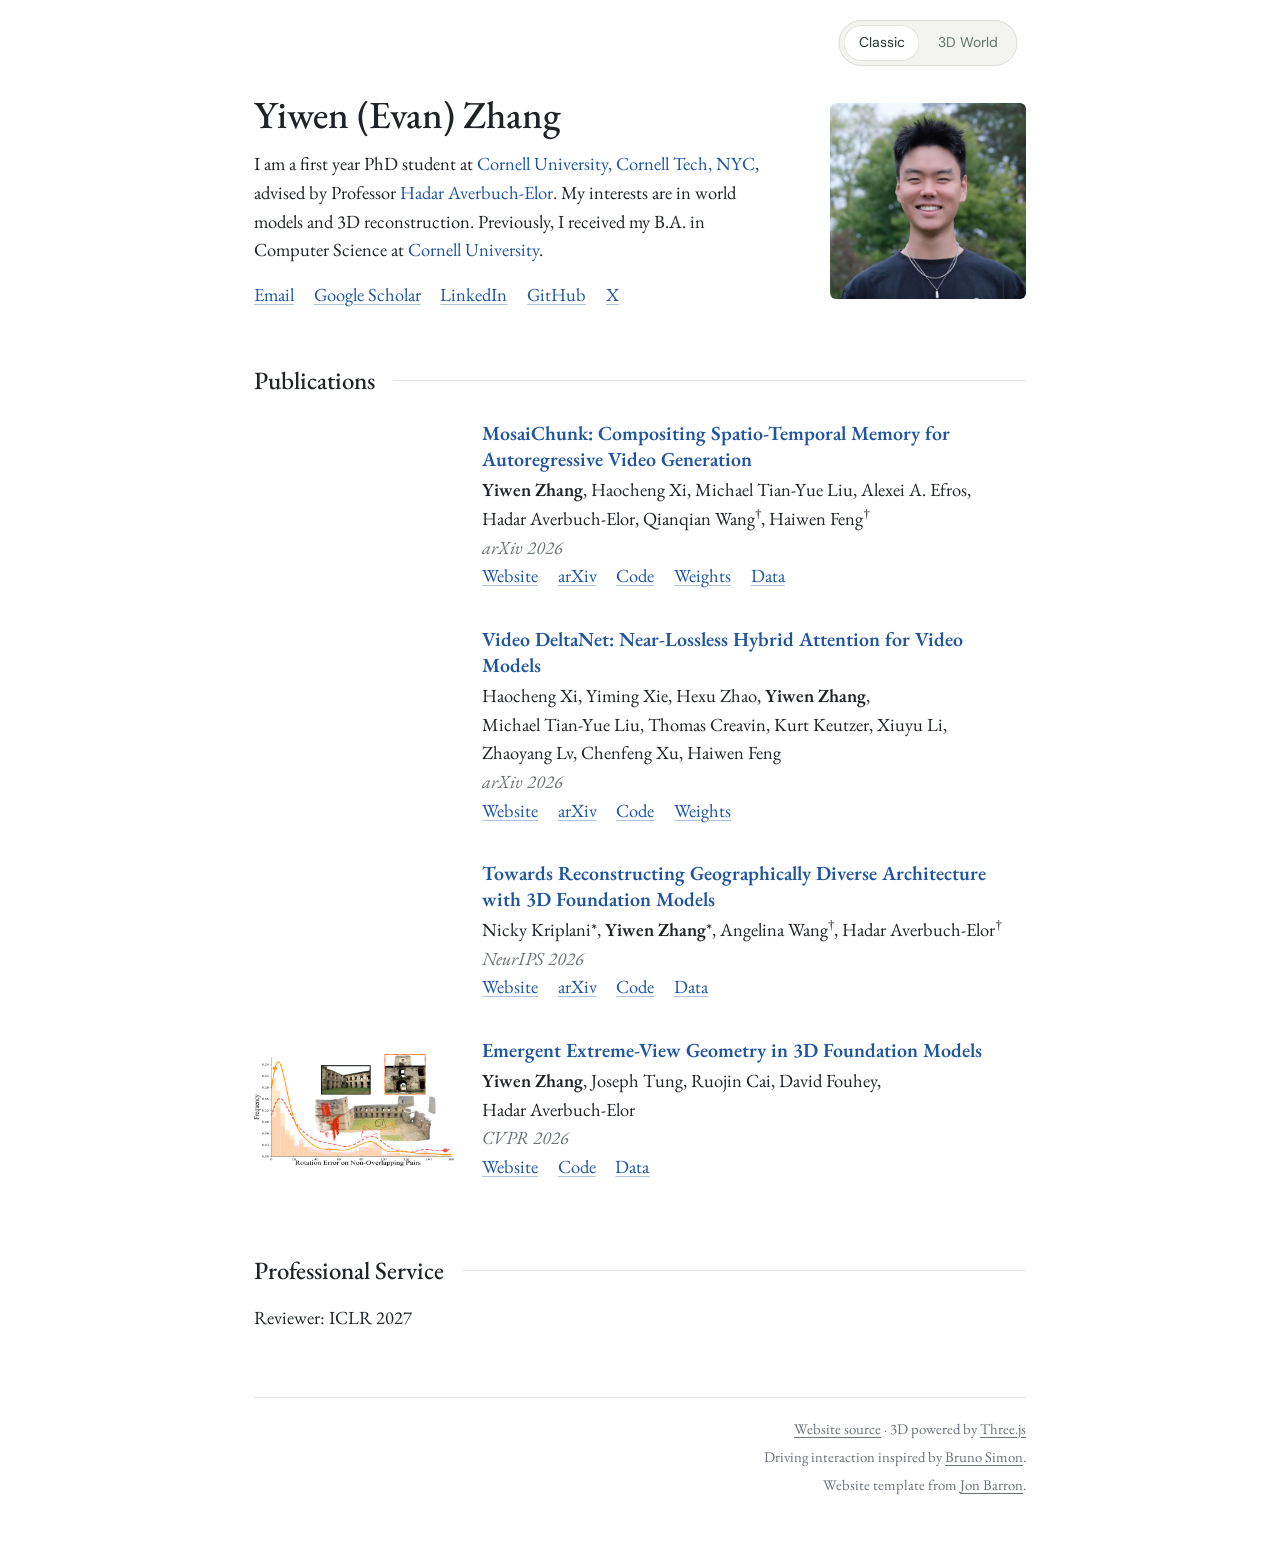
<file: index.html>
<!DOCTYPE HTML>
<html lang="en">
  <head>
    <meta http-equiv="Content-Type" content="text/html; charset=UTF-8">
    <title>Yiwen (Evan) Zhang</title>
    <meta name="author" content="Yiwen (Evan) Zhang">
    <meta name="description" content="Yiwen (Evan) Zhang — first year CS PhD student at Cornell Tech, NYC. World models and 3D reconstruction.">
    <meta name="viewport" content="width=device-width, initial-scale=1">

    <link rel="icon" type="image/png" href="favicon.png">
    <link rel="apple-touch-icon" href="apple-touch-icon.png">
    <link rel="stylesheet" href="assets/fonts/fonts.css?v=20261019-local-fonts">
    <link rel="stylesheet" type="text/css" href="stylesheet.css?v=20261019-light-switch">
  </head>

  <body>
    <main class="page">
      <nav class="view-switch" aria-label="Website view">
        <a href="./" class="active" aria-current="page">Classic</a>
        <a href="world.html">3D World</a>
      </nav>

      <header class="intro">
        <div class="intro-text">
          <h1 class="name">Yiwen (Evan) Zhang</h1>
          <p class="bio">
            I am a first year PhD student at <a href="https://tech.cornell.edu/">Cornell University, Cornell Tech, NYC</a>,
            advised by Professor <a href="https://www.hadarelor.com/">Hadar Averbuch-Elor</a>.
            My interests are in world models and 3D reconstruction.
            Previously, I received my B.A. in Computer Science at <a href="https://www.cs.cornell.edu/">Cornell University</a>.
          </p>
          <p class="links">
            <a href="mailto:yz864@cornell.edu">Email</a>
            <a href="https://scholar.google.com/citations?user=p6MVUIkAAAAJ&hl=en&oi=sra">Google Scholar</a>
            <a href="https://www.linkedin.com/in/yiwen-zhang-b76138265">LinkedIn</a>
            <a href="https://github.com/theREALevan">GitHub</a>
            <a href="https://x.com/YiwenZhangYZ">X</a>
          </p>
        </div>
        <img class="portrait" src="images/avatar_new.png" alt="Yiwen (Evan) Zhang">
      </header>

      <section>
        <h2>Publications</h2>

        <div class="paper">
          <a class="paper-media" href="https://mosaichunk.github.io/">
            <video src="images/mosaichunk.mp4" autoplay muted loop playsinline preload="metadata" aria-label="MosaiChunk teaser"></video>
          </a>
          <div class="paper-info">
            <a class="paper-title" href="https://mosaichunk.github.io/">MosaiChunk: Compositing Spatio-Temporal Memory for Autoregressive Video Generation</a>
            <div class="authors">
              <strong>Yiwen Zhang</strong>,
              <a href="https://haochengxi.github.io/">Haocheng Xi</a>,
              <span>Michael Tian-Yue Liu</span>,
              <a href="https://people.eecs.berkeley.edu/~efros/">Alexei A. Efros</a>,
              <a href="https://www.hadarelor.com/">Hadar Averbuch-Elor</a>,
              <a href="https://qianqianwang68.github.io/">Qianqian Wang</a><sup>&dagger;</sup>,
              <a href="https://havenfeng.github.io/">Haiwen Feng</a><sup>&dagger;</sup>
            </div>
            <div class="venue">arXiv 2026</div>
            <div class="paper-links">
              <a href="https://mosaichunk.github.io/">Website</a>
              <a href="https://arxiv.org/abs/2610.02153">arXiv</a>
              <a href="https://github.com/mosaichunk/MosaiChunk">Code</a>
              <a href="https://huggingface.co/mosaichunk/MosaiChunk">Weights</a>
              <a href="https://huggingface.co/datasets/mosaichunk/RememBench">Data</a>
            </div>
          </div>
        </div>

        <div class="paper">
          <a class="paper-media" href="https://openvdn.github.io/">
            <video src="images/VDN.mp4" autoplay muted loop playsinline preload="metadata" aria-label="Video DeltaNet teaser"></video>
          </a>
          <div class="paper-info">
            <a class="paper-title" href="https://openvdn.github.io/">Video DeltaNet: Near-Lossless Hybrid Attention for Video Models</a>
            <div class="authors">
              <a href="https://haochengxi.github.io/">Haocheng Xi</a>,
              <a href="https://ymingxie.github.io/">Yiming Xie</a>,
              <a href="https://tarzanzhao.github.io/">Hexu Zhao</a>,
              <strong>Yiwen Zhang</strong>,
              <span>Michael Tian-Yue Liu</span>,
              <a href="https://www.creavin.ie/">Thomas Creavin</a>,
              <a href="https://vcresearch.berkeley.edu/faculty/kurt-keutzer">Kurt Keutzer</a>,
              <a href="https://xiuyuli.com/">Xiuyu Li</a>,
              <a href="https://lvzhaoyang.github.io/">Zhaoyang Lv</a>,
              <a href="https://www.chenfengx.com/">Chenfeng Xu</a>,
              <a href="https://havenfeng.github.io/">Haiwen Feng</a>
            </div>
            <div class="venue">arXiv 2026</div>
            <div class="paper-links">
              <a href="https://openvdn.github.io/">Website</a>
              <a href="https://arxiv.org/abs/2609.20744">arXiv</a>
              <a href="https://github.com/OpenVDN/vdn-minimax-h3">Code</a>
              <a href="https://huggingface.co/OpenVDN/vdn-minimax-h3">Weights</a>
            </div>
          </div>
        </div>

        <div class="paper">
          <a class="paper-media" href="https://cornell-vailab.github.io/ArchWorld/">
            <video src="images/archworld.mp4" data-playback-rate="2" autoplay muted loop playsinline preload="metadata" aria-label="ArchWorld teaser"></video>
          </a>
          <div class="paper-info">
            <a class="paper-title" href="https://cornell-vailab.github.io/ArchWorld/">Towards Reconstructing Geographically Diverse Architecture with 3D Foundation Models</a>
            <div class="authors">
              <a href="https://nickydcfp.github.io/">Nicky Kriplani</a>*,
              <strong>Yiwen Zhang</strong>*,
              <a href="https://angelina-wang.github.io/">Angelina Wang</a><sup>&dagger;</sup>,
              <a href="https://www.hadarelor.com/">Hadar Averbuch-Elor</a><sup>&dagger;</sup>
            </div>
            <div class="venue">NeurIPS 2026</div>
            <div class="paper-links">
              <a href="https://cornell-vailab.github.io/ArchWorld/">Website</a>
              <a href="https://arxiv.org/abs/2610.22514">arXiv</a>
              <a href="https://github.com/Cornell-VAILab/ArchWorld">Code</a>
              <a href="https://huggingface.co/datasets/ArchWorld/ArchWorld">Data</a>
            </div>
          </div>
        </div>

        <div class="paper">
          <a class="paper-media" href="https://cornell-vailab.github.io/Ext-3DFMs/">
            <img src="images/ext3dfm_teaser.jpg" alt="Emergent Extreme-View Geometry in 3D Foundation Models" loading="lazy">
          </a>
          <div class="paper-info">
            <a class="paper-title" href="https://cornell-vailab.github.io/Ext-3DFMs/">Emergent Extreme-View Geometry in 3D Foundation Models</a>
            <div class="authors">
              <strong>Yiwen Zhang</strong>,
              <a href="https://jot-jt.github.io/">Joseph Tung</a>,
              <a href="https://ruojincai.github.io/">Ruojin Cai</a>,
              <a href="https://cs.nyu.edu/~fouhey/">David Fouhey</a>,
              <a href="https://www.hadarelor.com/">Hadar Averbuch-Elor</a>
            </div>
            <div class="venue">CVPR 2026</div>
            <div class="paper-links">
              <a href="https://cornell-vailab.github.io/Ext-3DFMs/">Website</a>
              <a href="https://github.com/theREALevan/extreme-view-3dfm">Code</a>
              <a href="https://huggingface.co/datasets/cornell-vailab/megaunscene">Data</a>
            </div>
          </div>
        </div>
      </section>

      <section>
        <h2>Professional Service</h2>
        <p>Reviewer: ICLR 2027</p>
      </section>

      <footer>
        <p><a href="https://github.com/theREALevan/theREALevan.github.io">Website source</a> · 3D powered by <a href="https://threejs.org/">Three.js</a></p>
        <p>Driving interaction inspired by <a href="https://bruno-simon.com/">Bruno Simon</a>.</p>
        <p>Website template from <a href="https://github.com/jonbarron/jonbarron_website">Jon Barron</a>.</p>
      </footer>

    </main>

    <script>
      document.querySelectorAll('video[data-playback-rate]').forEach(video => {
        video.defaultPlaybackRate = Number(video.dataset.playbackRate) || 1;
        video.playbackRate = video.defaultPlaybackRate;
      });
    </script>
    <!-- GoatCounter analytics -->
    <script data-goatcounter="https://lilevanezz.goatcounter.com/count"
            async src="//gc.zgo.at/count.js"></script>
  </body>
</html>
</file>
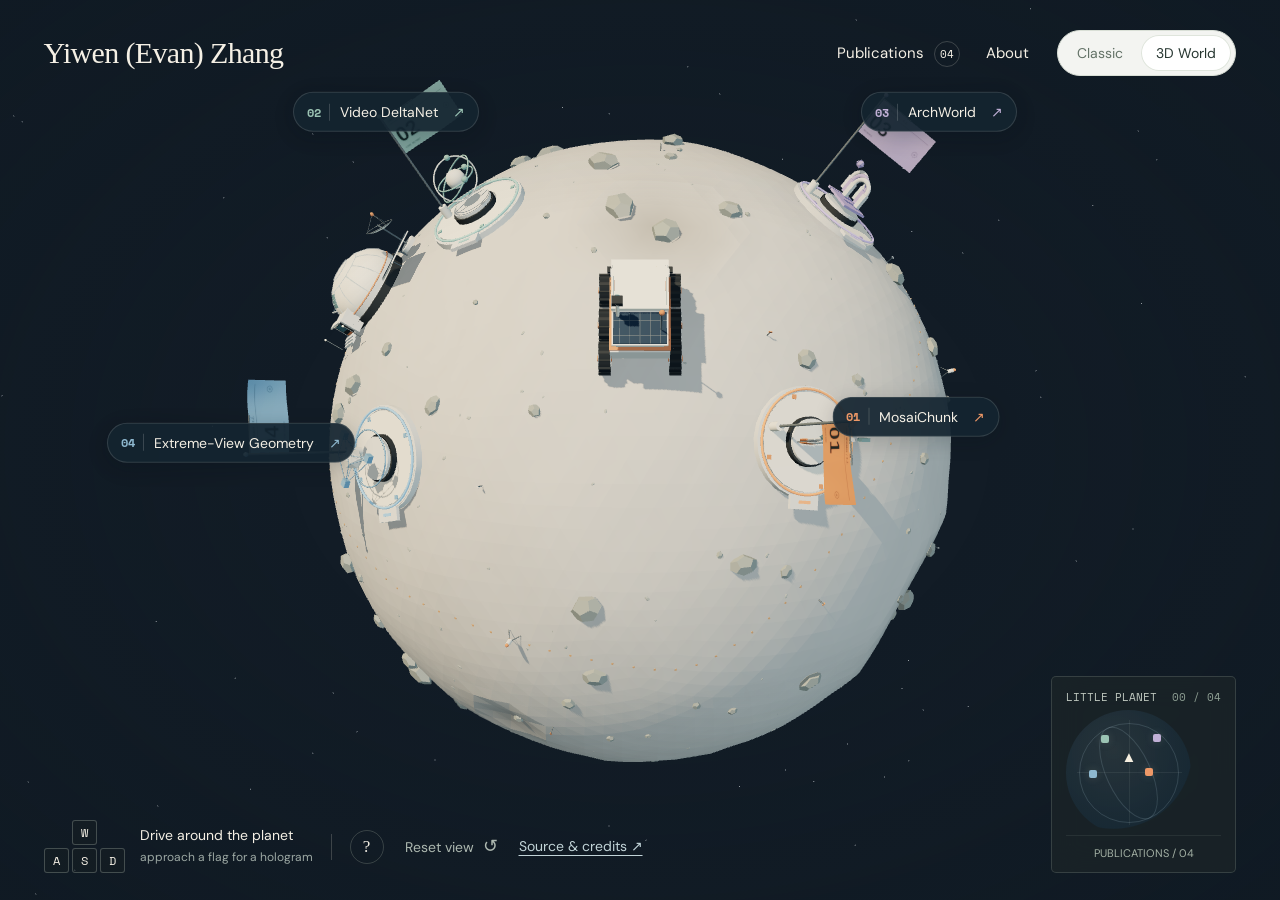
<file: world.html>
<!doctype html>
<html lang="en">
<head>
  <meta charset="utf-8">
  <meta name="viewport" content="width=device-width,initial-scale=1,viewport-fit=cover">
  <meta name="theme-color" content="#161e22">
  <meta name="description" content="Yiwen (Evan) Zhang — an interactive 3D view of publications in world models and 3D reconstruction.">
  <title>Yiwen (Evan) Zhang — 3D View</title>
  <link rel="icon" href="favicon.png">
  <link rel="stylesheet" href="assets/fonts/fonts.css?v=20261019-local-fonts">
  <link rel="stylesheet" href="world/style.css?v=20261019-vehicle-joystick">
</head>
<body class="world-view exploring">
  <a class="skip-link" href="./">Skip to the accessible academic homepage</a>
  <div id="world" aria-label="Interactive lunar research world"></div>
  <div class="vignette" aria-hidden="true"></div>

  <header class="site-header">
<a href="./" class="brand" aria-label="Yiwen Zhang, classic view">Yiwen (Evan) Zhang</a>
    <nav aria-label="Main navigation">
      <div class="page-nav"><button id="papers-button">Publications <span class="count">04</span></button><button id="about-button">About</button></div>
      <div class="view-switch" aria-label="Homepage view"><a href="./">Classic</a><a href="world.html" class="active" aria-current="page">3D World</a></div>
    </nav>
  </header>
  <main>
    <div id="station-labels" aria-label="Research outposts"></div>
    <div id="loading" class="loading" role="status">Preparing your rover<span class="loading-dots">…</span><a href="./">Read the research while you wait ↗</a></div>
    <div id="fallback" class="fallback" hidden><h2>The research is still here.</h2><p>This browser couldn’t start the 3D world. Explore every publication in the research index or open the classic homepage.</p><button id="fallback-papers" class="primary">Browse research ↗</button><a href="./">Classic view ↗</a><a href="world.html?v=20261019-vehicle-joystick">Reload 3D view ↻</a></div>
    <div id="nearby" class="nearby" hidden><div><span class="eyebrow" id="nearby-category">RESEARCH OUTPOST</span><strong id="nearby-title"></strong></div><button id="preview-button" hidden>▷ Play preview</button><button id="interact-button"><kbd>E</kbd> Read paper <span>↗</span></button></div>
    <div id="drive-status" class="drive-status" role="status" aria-live="polite"></div>
    <div id="touch-controls" class="touch-controls" aria-label="Rover driving controls">
      <button id="drive-joystick" class="drive-joystick" type="button" aria-label="Drive rover: up to go forward, down to reverse, left or right to steer. Release to stop. Arrow keys also work.">
        <span class="joystick-guide" aria-hidden="true"></span>
        <span class="joystick-thumb" aria-hidden="true"><svg viewBox="0 0 24 24" focusable="false"><path d="M12 3v4m0 10v4M3 12h4m10 0h4"/><circle cx="12" cy="12" r="2"/></svg></span>
      </button>
    </div>
  </main>
  <footer class="world-footer">
    <div class="controls-guide"><span class="key-cluster"><kbd>W</kbd><span><kbd>A</kbd><kbd>S</kbd><kbd>D</kbd></span></span><span>Drive around the planet<span class="control-secondary">approach a flag for a hologram</span></span><span class="control-divider"></span><button id="help-button" aria-label="How to explore">?</button><button id="overview-button" title="Return to the starting view">Reset view <span>↺</span></button><button id="credits-button">Source &amp; credits ↗</button></div>

    <div class="mini-map" id="mini-map"><div class="map-top"><span>LITTLE PLANET</span><span id="discovered-count">00 / 04</span></div><div class="map-surface" id="map-surface" aria-label="Map: select a research outpost"><div class="map-orbit"></div><div class="map-orbit second"></div><span class="map-rover" id="map-rover" aria-label="Your rover">▲</span></div><div class="map-bottom">PUBLICATIONS / 04</div></div>
  </footer>
  <dialog id="paper-dialog" class="paper-dialog" aria-labelledby="paper-title"><button class="close-dialog" aria-label="Close publication">×</button><div id="paper-content"></div></dialog>
  <dialog id="index-dialog" class="index-dialog" aria-labelledby="index-title"><button class="close-dialog" aria-label="Close research index">×</button><h2 id="index-title">Publications</h2><p class="dialog-intro">Read a paper or visit its location in the 3D view.</p><label class="search-box"><span>⌕</span><input id="paper-search" type="search" placeholder="Find a paper, topic, or venue…" aria-label="Search publications"></label><div id="publication-list"></div><p id="no-results" hidden>No matching papers. Try “video” or “3D”.</p><a href="./" class="text-link">Classic view ↗</a></dialog>
  <dialog id="about-dialog" class="about-dialog" aria-labelledby="about-title"><button class="close-dialog" aria-label="Close about">×</button><img src="images/avatar_new.png" alt="Yiwen (Evan) Zhang" class="portrait" loading="lazy"><h2 id="about-title">Yiwen (Evan) Zhang</h2><p>I’m <strong>Yiwen (Evan) Zhang</strong>, a first year CS PhD student at <a href="https://tech.cornell.edu/" target="_blank" rel="noopener noreferrer">Cornell Tech, NYC</a>, advised by <a href="https://www.hadarelor.com/" target="_blank" rel="noopener noreferrer">Hadar Averbuch-Elor</a>.</p><p>My interests are in world models and 3D reconstruction. Previously, I received my B.A. in Computer Science at Cornell University.</p><div class="social-links"><a href="mailto:yz864@cornell.edu">Email ↗</a><a href="https://scholar.google.com/citations?user=p6MVUIkAAAAJ&hl=en&oi=sra" target="_blank" rel="noopener noreferrer">Scholar ↗</a><a href="https://github.com/theREALevan" target="_blank" rel="noopener noreferrer">GitHub ↗</a><a href="https://www.linkedin.com/in/yiwen-zhang-b76138265" target="_blank" rel="noopener noreferrer">LinkedIn ↗</a><a href="https://x.com/YiwenZhangYZ" target="_blank" rel="noopener noreferrer">X ↗</a></div><p class="service">Professional service · Reviewer, ICLR 2027</p></dialog>
  <dialog id="help-dialog" class="help-dialog" aria-labelledby="help-title"><button class="close-dialog" aria-label="Close controls">×</button><h2 id="help-title">3D view controls</h2><dl><div><dt><kbd>W</kbd><kbd>A</kbd><kbd>S</kbd><kbd>D</kbd> / arrows</dt><dd>Drive around the planet</dd></div><div><dt><kbd>E</kbd> / <kbd>Enter</kbd></dt><dd>Read a nearby paper</dd></div><div><dt><kbd>Space</kbd></dt><dd>Brake</dd></div><div><dt><kbd>R</kbd></dt><dd>Return to base</dd></div><div><dt>Drag / scroll</dt><dd>Orbit / zoom the camera</dd></div><div><dt>Flag / map marker</dt><dd>Autopilot to an outpost</dd></div></dl><p>Approach a flag to project its research teaser. You can also open any paper directly from Publications. On a phone, push the joystick up to drive forward or down to reverse. Move it left or right to steer, including while reversing. Push farther for more speed; release to stop.</p><label class="motion-setting"><input id="reduce-motion" type="checkbox"> Reduce motion &amp; preview autoplay</label></dialog>
  <dialog id="credits-dialog" class="credits-dialog" aria-labelledby="credits-title"><button class="close-dialog" aria-label="Close credits">×</button><p class="eyebrow">BUILT WITH CURIOSITY</p><h2 id="credits-title">Source &amp; credits</h2><p>A little planet for Yiwen (Evan) Zhang’s research. The rover, planet, flags, and research sculptures are created in code for this site.</p><div class="credit-links"><a href="https://github.com/theREALevan/theREALevan.github.io" target="_blank" rel="noopener noreferrer"><strong>Website source code</strong><span>Explore this site on GitHub ↗</span></a><a href="https://threejs.org/" target="_blank" rel="noopener noreferrer"><strong>Three.js</strong><span>3D rendering · MIT license ↗</span></a><a href="https://bruno-simon.com/" target="_blank" rel="noopener noreferrer"><strong>Bruno Simon</strong><span>Inspiration for exploring a portfolio by car ↗</span></a><a href="https://github.com/jonbarron/jonbarron.github.io" target="_blank" rel="noopener noreferrer"><strong>Jon Barron</strong><span>Original academic homepage template ↗</span></a></div><p class="credit-note">Research previews belong to their respective paper authors. <a href="world/vendor/THREE-LICENSE.txt" target="_blank" rel="noopener">Three.js license ↗</a></p></dialog>
  <noscript><div class="noscript">Explore Yiwen (Evan) Zhang’s publications on the <a href="./">classic academic homepage ↗</a>.</div></noscript>
  <script type="module">
    // Keep a usable exit even when the entry module itself cannot load.
    const failStartup = error => {
      if (window.__lunar?.getState().ready) return;
      console.error('3D view startup failed:', error);
      document.querySelector('#loading').hidden = true;
      document.querySelector('#fallback').hidden = false;
      document.querySelector('#fallback-papers').hidden = !window.__lunarUIReady;
      document.querySelector('#touch-controls').inert = true;
      document.body.classList.add('world-unavailable');
    };
    const startupTimer = setTimeout(() => failStartup('Loading timed out'), 15000);
    window.addEventListener('lunar:ready', () => {
      clearTimeout(startupTimer);
      document.querySelector('#fallback').hidden = true;
      document.querySelector('#fallback-papers').hidden = false;
      document.querySelector('#touch-controls').inert = false;
      document.body.classList.remove('world-unavailable');
    }, {once:true});
    window.addEventListener('lunar:failed', () => clearTimeout(startupTimer), {once:true});
    import('./world/app.js?v=20261019-vehicle-joystick').catch(error => {clearTimeout(startupTimer); failStartup(error);});
  </script>
</body>
</html>
</file>
<file: assets/fonts/fonts.css>
/* Self-hosted Google Fonts. Latin subsets only; other glyphs use the page font fallbacks. */

/* EB Garamond:ital,wght@0,400..600;1,400
 * CSS source: https://fonts.googleapis.com/css2?family=EB+Garamond%3Aital%2Cwght%400%2C400..600%3B1%2C400&display=swap
 * License: eb-garamond-OFL.txt (https://raw.githubusercontent.com/google/fonts/main/ofl/ebgaramond/OFL.txt)
 */
/* Latin subset; source: https://fonts.gstatic.com/s/ebgaramond/v33/SlGFmQSNjdsmc35JDF1K5GRwUjcdlttVFm-rI7e8QL99U6g.woff2 */
@font-face {
  font-family: 'EB Garamond';
  font-style: italic;
  font-weight: 400;
  font-display: swap;
  src: url(./eb-garamond-latin-italic-400.woff2) format('woff2');
  unicode-range: U+0000-00FF, U+0131, U+0152-0153, U+02BB-02BC, U+02C6, U+02DA, U+02DC, U+0304, U+0308, U+0329, U+2000-206F, U+20AC, U+2122, U+2191, U+2193, U+2212, U+2215, U+FEFF, U+FFFD;
}

/* Latin subset; source: https://fonts.gstatic.com/s/ebgaramond/v33/SlGUmQSNjdsmc35JDF1K5GR1SDk.woff2 */
@font-face {
  font-family: 'EB Garamond';
  font-style: normal;
  font-weight: 400 600;
  font-display: swap;
  src: url(./eb-garamond-latin-normal-400-600.woff2) format('woff2');
  unicode-range: U+0000-00FF, U+0131, U+0152-0153, U+02BB-02BC, U+02C6, U+02DA, U+02DC, U+0304, U+0308, U+0329, U+2000-206F, U+20AC, U+2122, U+2191, U+2193, U+2212, U+2215, U+FEFF, U+FFFD;
}

/* DM Sans:wght@400..700
 * CSS source: https://fonts.googleapis.com/css2?family=DM+Sans%3Awght%40400..700&display=swap
 * License: dm-sans-OFL.txt (https://raw.githubusercontent.com/google/fonts/main/ofl/dmsans/OFL.txt)
 */
/* Latin subset; source: https://fonts.gstatic.com/s/dmsans/v17/rP2Yp2ywxg089UriI5-g4vlH9VoD8Cmcqbu0-K4.woff2 */
@font-face {
  font-family: 'DM Sans';
  font-style: normal;
  font-weight: 400 700;
  font-display: swap;
  src: url(./dm-sans-latin-normal-400-700.woff2) format('woff2');
  unicode-range: U+0000-00FF, U+0131, U+0152-0153, U+02BB-02BC, U+02C6, U+02DA, U+02DC, U+0304, U+0308, U+0329, U+2000-206F, U+20AC, U+2122, U+2191, U+2193, U+2212, U+2215, U+FEFF, U+FFFD;
}

/* Space Mono:wght@400;700
 * CSS source: https://fonts.googleapis.com/css2?family=Space+Mono%3Awght%40400%3B700&display=swap
 * License: space-mono-OFL.txt (https://raw.githubusercontent.com/google/fonts/main/ofl/spacemono/OFL.txt)
 */
/* Latin subset; source: https://fonts.gstatic.com/s/spacemono/v17/i7dPIFZifjKcF5UAWdDRYEF8RQ.woff2 */
@font-face {
  font-family: 'Space Mono';
  font-style: normal;
  font-weight: 400;
  font-display: swap;
  src: url(./space-mono-latin-normal-400.woff2) format('woff2');
  unicode-range: U+0000-00FF, U+0131, U+0152-0153, U+02BB-02BC, U+02C6, U+02DA, U+02DC, U+0304, U+0308, U+0329, U+2000-206F, U+20AC, U+2122, U+2191, U+2193, U+2212, U+2215, U+FEFF, U+FFFD;
}

/* Latin subset; source: https://fonts.gstatic.com/s/spacemono/v17/i7dMIFZifjKcF5UAWdDRaPpZUFWaHg.woff2 */
@font-face {
  font-family: 'Space Mono';
  font-style: normal;
  font-weight: 700;
  font-display: swap;
  src: url(./space-mono-latin-normal-700.woff2) format('woff2');
  unicode-range: U+0000-00FF, U+0131, U+0152-0153, U+02BB-02BC, U+02C6, U+02DA, U+02DC, U+0304, U+0308, U+0329, U+2000-206F, U+20AC, U+2122, U+2191, U+2193, U+2212, U+2215, U+FEFF, U+FFFD;
}
</file>
<file: stylesheet.css>
:root {
  --text: #1f2328;
  --muted: #6b7178;
  --accent: #1f55a0;
  --accent-hover: #12396f;
  --rule: #e2e4e8;
  --portrait-size: 196px;
  --serif: 'EB Garamond', Palatino, 'Palatino Linotype', 'Book Antiqua', Georgia, serif;
}

* {
  box-sizing: border-box;
}

html {
  -webkit-text-size-adjust: 100%;
}

body {
  margin: 0;
  background: #fff;
  color: var(--text);
  font-family: var(--serif);
  font-size: 18.5px;
  line-height: 1.55;
  font-variant-numeric: lining-nums;
}

a {
  color: var(--accent);
  text-decoration: none;
}
a:hover {
  color: var(--accent-hover);
  text-decoration: underline;
  text-decoration-thickness: 1px;
  text-underline-offset: 3px;
}

sup {
  font-size: 0.7em;
  line-height: 0;
}

.page {
  position: relative;
  max-width: 820px;
  margin: 0 auto;
  padding: 92px 24px 40px;
}

/* ---------- Alternate view ---------- */
.view-switch {
  position: absolute;
  top: 20px;
  right: calc(24px + var(--portrait-size) / 2);
  transform: translateX(50%);
  display: inline-flex;
  align-items: center;
  gap: 3px;
  width: max-content;
  max-width: 100%;
  padding: 4px;
  border: 1px solid #d9dfd6;
  border-radius: 30px;
  background: #f3f4f1;
  font-family: 'DM Sans', Arial, sans-serif;
  font-size: 14px;
  line-height: 1.25;
  white-space: nowrap;
}
.view-switch a {
  display: inline-flex;
  align-items: center;
  justify-content: center;
  min-height: 36px;
  padding: 9px 15px;
  border-radius: 24px;
  color: #637267;
  text-decoration: none;
}
.view-switch a.active {
  background: #fff;
  color: #263630;
  box-shadow: inset 0 0 0 1px #dfe5dc;
}
.view-switch a:hover {
  background: #e6ebe4;
  color: #263630;
}
.view-switch a.active:hover {
  background: #fff;
  color: #263630;
}
.view-switch a:focus-visible {
  outline: 3px solid var(--accent);
  outline-offset: 4px;
}
@media (max-width: 760px) {
  .view-switch { font-size: 12px; padding: 3px; gap: 1px; }
  .view-switch a { min-height: 32px; padding: 8px 9px; }
}
@media (max-width: 360px) {
  .view-switch a { padding: 8px 7px; }
}

/* ---------- Intro ---------- */
.intro {
  display: flex;
  align-items: center;
  gap: 48px;
}
.intro-text {
  flex: 1;
  min-width: 0;
}
.name {
  margin: 0 0 14px;
  font-size: 2.4rem;
  font-weight: 500;
  line-height: 1.15;
}
.bio {
  margin: 0;
}
.links {
  margin: 16px 0 0;
}
.links a,
.paper-links a {
  margin-right: 0.85em;
  white-space: nowrap;
  text-decoration: underline;
  text-decoration-color: rgba(31, 85, 160, 0.35);
  text-decoration-thickness: 1px;
  text-underline-offset: 3px;
}
.links a:hover,
.paper-links a:hover {
  text-decoration-color: currentColor;
}
.portrait {
  flex: 0 0 var(--portrait-size);
  width: var(--portrait-size);
  height: var(--portrait-size);
  object-fit: cover;
  border-radius: 6px;
}

/* ---------- Sections ---------- */
h2 {
  display: flex;
  align-items: center;
  gap: 18px;
  margin: 56px 0 8px;
  font-size: 1.55rem;
  font-weight: 500;
  line-height: 1.2;
}
h2::after {
  content: "";
  flex: 1;
  height: 1px;
  background: var(--rule);
}

.paper {
  display: flex;
  align-items: center;
  gap: 28px;
  padding: 18px 0;
}
.paper-media {
  flex: 0 0 200px;
}
.paper-media img,
.paper-media video {
  display: block;
  width: 100%;
  height: auto;
  border-radius: 4px;
}
.paper-info {
  flex: 1;
  min-width: 0;
}
.paper-title {
  display: block;
  font-size: 1.08em;
  font-weight: 600;
  line-height: 1.3;
  margin-bottom: 3px;
}
.authors a,
.authors strong,
.authors span {
  white-space: nowrap;
}
.authors a {
  color: inherit;
}
.authors a:hover {
  color: var(--accent);
}
.venue {
  color: var(--muted);
  font-style: italic;
}

footer {
  margin-top: 64px;
  padding-top: 20px;
  border-top: 1px solid var(--rule);
  color: var(--muted);
  font-size: 0.8em;
  text-align: right;
}
footer p {
  margin: 0 0 5px;
}
footer a {
  color: inherit;
  text-decoration: underline;
  text-underline-offset: 3px;
}

/* ---------- Phones: photo beside the name, bio below ---------- */
@media (max-width: 640px) {
  body {
    font-size: 17.5px;
  }
  .page {
    padding: 24px 18px 32px;
  }
  .view-switch {
    position: static;
    transform: none;
    display: flex;
    margin: 0 0 26px auto;
  }
  .intro {
    display: grid;
    grid-template-columns: 88px 1fr;
    gap: 0 16px;
    align-items: start;
  }
  .intro-text {
    display: contents;
  }
  .portrait {
    grid-column: 1;
    grid-row: 1 / span 2;
    width: 88px;
    height: 88px;
  }
  .name {
    grid-column: 2;
    grid-row: 1;
    align-self: end;
    margin: 0;
    font-size: 1.75rem;
  }
  .links {
    grid-column: 2;
    grid-row: 2;
    margin: 4px 0 0;
    line-height: 1.45;
  }
  .bio {
    grid-column: 1 / -1;
    grid-row: 3;
    margin-top: 18px;
  }
  h2 {
    margin-top: 44px;
  }
  .paper {
    flex-direction: column;
    align-items: stretch;
    gap: 12px;
  }
  .paper-media {
    flex-basis: auto;
  }
  footer {
    text-align: left;
  }
}
</file>
<file: world/style.css>
:root{--bg:#161e22;--ink:#f5f0e5;--muted:#a4aaa7;--accent:#f0ab81;--line:rgba(237,234,220,.2);--mono:'Space Mono',monospace;--sans:'DM Sans',sans-serif;color-scheme:dark}
*{box-sizing:border-box}body{margin:0;background:var(--bg);color:var(--ink);font-family:var(--sans);font-size:14px;overflow:hidden}button,a,input{-webkit-tap-highlight-color:transparent}button,input{font:inherit}button,a{touch-action:manipulation}button{color:inherit;cursor:pointer}button{border:0;background:none}a{color:inherit;text-decoration:none}button:focus-visible,a:focus-visible,input:focus-visible{outline:2px solid var(--accent);outline-offset:5px}button:hover,a:hover{color:var(--accent)}[hidden]{display:none!important}#world{position:fixed;inset:0}#world canvas{display:block;width:100%;height:100%;touch-action:none;outline:0}.vignette{position:fixed;inset:0;pointer-events:none;background:linear-gradient(90deg,rgba(18,26,30,.94) 0%,rgba(18,26,30,.79) 21%,transparent 54%),linear-gradient(0deg,rgba(18,26,30,.83),transparent 20%,transparent 85%,rgba(18,26,30,.25));transition:opacity .6s}.exploring .vignette{opacity:.45}.site-header{position:fixed;left:3.4vw;right:3.4vw;top:30px;display:flex;align-items:center;justify-content:space-between;z-index:5}.brand{display:flex;align-items:center;gap:13px;font-size:11px;font-weight:650;letter-spacing:1.4px}.brand-mark{font-size:43px;line-height:1;font-weight:500;letter-spacing:-5px;display:flex;align-items:center}.brand-mark>span{font-size:25px;color:var(--accent);margin:0 5px 9px 2px}.brand-sub{display:block;font:8px var(--mono);letter-spacing:1.5px;color:var(--muted);margin-top:6px}.site-header nav{display:flex;align-items:center;gap:30px;font-size:12px}.site-header nav button{padding:10px 0}.count{font:9px var(--mono);border:1px solid var(--line);border-radius:50%;padding:4px;margin-left:6px}.arrow{margin-left:5px}.classic-link{border:1px solid var(--line);border-radius:30px;padding:12px 18px}.classic-link span{margin-left:10px}.intro{position:fixed;left:6.2vw;top:25%;z-index:2;transition:opacity .5s,transform .5s;pointer-events:none}.intro>*{pointer-events:auto}.eyebrow{font:9px/1.6 var(--mono);letter-spacing:1.45px;font-weight:400;color:var(--muted);display:flex;align-items:center;gap:9px}.live-dot{display:inline-block;width:5px;height:5px;background:#bbd2b4;border-radius:50%;box-shadow:0 0 8px #bbd2b430;flex:none}h1{font-size:clamp(48px,5.1vw,80px);font-weight:450;line-height:1.04;letter-spacing:-3.7px;margin:26px 0 25px}h1 em{font-family:Georgia,serif;font-weight:400;color:#ecc0a4;letter-spacing:-4px}.intro-copy{font-size:14px;color:#c1c5c1;line-height:1.8}.primary{display:inline-flex;justify-content:space-between;align-items:center;gap:45px;padding:17px 23px;border-radius:3px;background:#f1bd99;color:#202b2d;font-weight:600;font-size:13px}.primary:hover{background:#f6d2b8;color:#202b2d}.primary>span{font-size:18px}.intro .primary{margin-top:18px}.intro-hint{font-size:10px;color:#969e9c;margin-top:15px}.signature{display:flex;align-items:center;gap:10px;font:7px var(--mono);letter-spacing:1px;color:#a6afab;margin-top:44px}.signature-line{height:1px;width:24px;background:#819088}.signature-divider{color:#63716f}.exploring .intro{opacity:0;transform:translateX(-30px);pointer-events:none}.exploring .intro *{pointer-events:none}.star-decoration{position:fixed;top:18%;right:30%;color:#f7edce;opacity:.55;font-size:18px;pointer-events:none}.location-tag{position:fixed;right:3.6vw;top:18%;font:8px var(--mono);letter-spacing:1.2px;color:#bac2bf;display:flex;gap:9px;align-items:center;pointer-events:none}.location-tag>span:first-child{font-size:19px}.small-coordinate{display:block;font-size:6px;color:#7c8d8b;margin-left:10px}.station-label{position:absolute;left:0;top:0;pointer-events:auto;transform:translate(-50%,-100%);white-space:nowrap;display:flex;align-items:center;gap:9px;font-size:11px;text-shadow:0 1px 12px #182022;border-radius:4px;padding:9px 10px;background:#182022c9;border:1px solid #e7eadb25;transition:background .2s,opacity .2s;box-shadow:0 4px 20px #0000000c}.station-label:hover{background:#1b292a;color:#fff}.station-label>span:first-child{font:9px var(--mono);color:var(--station);border-right:1px solid #d9ded833;padding-right:8px}.station-label small{display:block;text-align:left;margin-top:3px;font:7px var(--mono);letter-spacing:.5px;color:#c2c8be}.station-label .label-arrow{color:var(--station);margin-left:5px}.station-label.near{border-color:var(--station);background:#1c292deb}#station-labels{position:fixed;inset:0;pointer-events:none;z-index:3}.world-footer{position:fixed;bottom:27px;left:3.4vw;right:3.4vw;display:flex;align-items:flex-end;justify-content:space-between;z-index:4;pointer-events:none}.world-footer>*{pointer-events:auto}.controls-guide{display:flex;gap:15px;align-items:center;font-size:11px}.control-secondary{display:block;font-size:9px;color:#9ca8a3;margin-top:5px}.key-cluster{display:flex;flex-direction:column;align-items:center;gap:3px}.key-cluster>span{display:flex;gap:3px}kbd{display:inline-flex;min-width:20px;height:20px;align-items:center;justify-content:center;border:1px solid #c8d2c545;border-radius:3px;font:9px var(--mono);background:#17202470}.control-divider{height:26px;width:1px;background:var(--line);margin:0 3px}#help-button{height:25px;width:25px;border:1px solid #a6b1a344;border-radius:50%;font:12px Georgia,serif}#overview-button{font-size:10px;color:#adb8b0}#overview-button span{font-size:15px;margin-left:5px}.footer-note{font:7px var(--mono);letter-spacing:1.2px;color:#9daaa2;display:flex;gap:8px;align-items:center;padding-bottom:10px}.mini-map{width:166px;padding:13px 15px 10px;background:#1a2427d9;border:1px solid #d0d9cd2a;border-radius:5px;backdrop-filter:blur(15px)}.map-top{display:flex;justify-content:space-between;font:7px var(--mono);letter-spacing:1px;color:#c0c9c0}.map-top span:last-child{color:#8d9e93}.map-surface{height:100px;position:relative;margin-top:5px;overflow:hidden}.map-surface::before,.map-surface::after{content:'';position:absolute;background:#cbd7c615;left:50%;top:8%;width:1px;height:84%}.map-surface::after{transform:rotate(90deg)}.map-orbit{position:absolute;border:1px solid #cbd7c61a;border-radius:50%;width:92px;height:77px;left:22px;top:12px;transform:rotate(-20deg)}.map-orbit.second{width:64px;height:53px;left:36px;top:23px}.map-north{position:absolute;top:1px;left:48%;font:6px var(--mono);color:#a9b6aa}.map-rover{position:absolute;font-size:10px;z-index:2;color:#f6efe0;transform:translate(-50%,-50%)}.map-marker{position:absolute;border:0;width:24px;height:24px;padding:8px;transform:translate(-50%,-50%);z-index:3}.map-marker::before{content:'';display:block;width:6px;height:6px;background:var(--station);border-radius:2px;box-shadow:0 0 8px #c2c6b933}.map-marker:hover::before{outline:1px solid white;outline-offset:3px}.map-bottom{font-size:7px;color:#a4b1a5;text-align:center;border-top:1px solid #cbd7c615;padding-top:9px}.nearby{position:fixed;left:50%;bottom:100px;transform:translateX(-50%);display:flex;align-items:center;gap:28px;background:#1c292ce8;border:1px solid #aabcaa55;padding:16px 20px;border-radius:6px;backdrop-filter:blur(14px);z-index:6;box-shadow:0 10px 45px #0003}.nearby .eyebrow{font-size:7px;margin-bottom:5px}.nearby strong{display:block;font-size:14px;font-weight:500}.nearby button{display:flex;align-items:center;gap:8px;font-size:11px;white-space:nowrap}.nearby kbd{color:var(--accent);border-color:#f1bd9977}.drive-status{position:fixed;left:50%;top:100px;transform:translateX(-50%);font:9px var(--mono);padding:10px 18px;white-space:nowrap;color:#dae0d2;background:#182326b3;border-radius:20px;pointer-events:none}.drive-status:empty{display:none}.loading{position:fixed;top:50%;left:66%;transform:translate(-50%,-50%);font:11px var(--mono);letter-spacing:1px;z-index:8;background:#192326db;border:1px solid var(--line);padding:26px;text-align:center;line-height:1.8}.loading a{display:block;font:10px var(--sans);color:var(--accent);margin-top:15px}.fallback{position:fixed;z-index:4;top:30%;right:7%;width:36%;padding:32px;background:#243132;border:1px solid var(--line);line-height:1.8}.fallback h2{font-size:28px}.fallback .primary{margin:15px 0;gap:10px}.fallback>a{display:block;font-size:12px}.touch-controls{display:none}.skip-link{position:fixed;top:-100px;left:15px;z-index:100;background:#f1bd99;color:#152023;padding:15px}.skip-link:focus{top:10px}.noscript{position:fixed;left:50%;top:50%;transform:translate(-50%,-50%);z-index:20;padding:30px;background:#243132}.noscript a{text-decoration:underline}
dialog{color:#283533;background:#f3f0e7;border:0;border-radius:8px;max-height:88dvh;overflow:auto;padding:40px;box-shadow:0 20px 100px #0008;width:min(730px,calc(100vw - 40px));color-scheme:light}dialog::backdrop{background:#0914169e;backdrop-filter:blur(9px)}dialog .eyebrow{color:#687c72;font-size:9px}dialog h2{font-size:38px;letter-spacing:-1.5px;line-height:1.12;font-weight:500;margin:16px 0}dialog p{line-height:1.7}.close-dialog{position:sticky;float:right;top:0;margin:-17px -17px 0 12px;background:#e4e5da;border-radius:50%;height:34px;width:34px;color:#37483f;font-size:25px;z-index:3;line-height:1}.close-dialog:hover{background:#d5dbc9;color:#283533}.dialog-intro{color:#6c786d;font-size:13px}.paper-dialog{width:min(850px,calc(100vw - 40px));padding:35px}.paper-dialog h2{font-size:32px;max-width:710px}.paper-media{width:100%;max-height:330px;background:#172223;object-fit:contain;display:block;border-radius:5px;margin:23px 0}.paper-authors{font-size:11px;color:#64776c;line-height:1.8}.paper-description{font-size:14px}.paper-meta{display:flex;align-items:center;gap:10px;font:9px var(--mono);letter-spacing:1px;padding-top:12px}.paper-meta .paper-number{padding:7px 9px;border:1px solid #314b3b55;border-radius:3px}.paper-links{display:flex;flex-wrap:wrap;gap:10px;margin:25px 0 15px}.paper-links a{background:#263e33;color:#f5f1e5;padding:11px 19px;border-radius:3px;font-size:12px}.paper-links a:hover{background:#42634d}.paper-links a:first-child{background:#dcb397;color:#26372d}.paper-footnote{font-size:10px!important;color:#7a8579}.search-box{display:flex;align-items:center;gap:10px;border-bottom:1px solid #a0b09d;padding:10px 0;margin:25px 0 10px}.search-box>span{font-size:26px}.search-box input{width:100%;border:0;background:transparent;color:#25372b;padding:5px;outline-offset:1px}.publication-row{display:grid;grid-template-columns:40px 1fr auto;gap:12px;padding:22px 0;border-bottom:1px solid #c4cbbb;align-items:center}.row-number{font:12px var(--mono);width:32px;height:32px;border:1px solid #aab5a4;display:grid;place-items:center;border-radius:50%}.publication-row h3{font-size:19px;font-weight:500;letter-spacing:-.4px;margin:0 0 7px}.publication-row p{font:8px var(--mono);margin:0;color:#6d7e6f;letter-spacing:.4px}.row-actions{display:flex;align-items:center;gap:12px}.row-read{font-size:11px;text-decoration:underline;text-underline-offset:4px}.row-visit{width:35px;height:35px;background:#e1e5d8;border-radius:50%;font-size:20px;color:#3b4c3d}.row-visit:hover{background:#cdd9bf;color:#25372b}.text-link{display:inline-block;margin-top:26px;font-size:11px;color:#566c5b;text-decoration:underline;text-underline-offset:4px}.about-dialog{width:min(640px,calc(100vw - 40px))}.portrait{width:100px;height:100px;border-radius:50%;object-fit:cover;float:right;margin:30px 0 20px 20px}.about-dialog p{font-size:14px}.about-dialog p a{text-decoration:underline;text-underline-offset:3px}.social-links{display:flex;flex-wrap:wrap;gap:21px;margin-top:30px;font-size:12px}.service{color:#7d887b;font-size:11px!important;margin-top:35px}.help-dialog{max-width:530px}.help-dialog dl>div{display:flex;justify-content:space-between;gap:20px;padding:13px 0;border-bottom:1px solid #c6cfbf;font-size:12px}.help-dialog dd{margin:0;text-align:right;color:#58705c}.help-dialog kbd{background:#dde1d4;border-color:#b3c0aa;margin-right:3px}.help-dialog>p:not(.eyebrow){font-size:12px;color:#6b7b6a}.motion-setting{font-size:12px;display:flex;gap:10px;align-items:center;margin-top:22px}dialog button:hover,dialog a:hover{color:#3d684b}
@media(min-width:1600px){.intro{top:27%}h1{font-size:86px}.intro-copy{font-size:16px}.signature{margin-top:55px}}
@media(max-height:760px) and (min-width:761px){.intro{top:22%}h1{font-size:58px;margin:20px 0}.intro-copy{font-size:12px}.signature{margin-top:22px}.intro .primary{margin-top:10px}.intro-hint{margin-top:10px}.mini-map{width:148px}.map-surface{height:80px}.map-orbit{top:3px;left:12px}.map-orbit.second{top:15px;left:25px}}
@media(max-width:1000px){.site-header nav{gap:20px}.intro{left:5vw}h1{font-size:58px}.signature{font-size:6px;gap:7px}.footer-note{display:none}.small-coordinate{display:none}.location-tag{top:15%}.station-label{font-size:10px;gap:7px}}
@media(max-width:760px){.site-header{top:20px;left:22px;right:22px}.brand{font-size:8px;letter-spacing:1px;gap:8px}.brand-mark{font-size:34px}.brand-mark>span{font-size:19px}.brand-sub{font-size:6px;letter-spacing:.8px}.site-header nav{gap:18px;font-size:10px}.site-header .classic-link{display:none}.count{font-size:7px;padding:3px}.arrow{display:none}.intro{top:15%;left:25px}.eyebrow{font-size:7px;letter-spacing:1px}h1{font-size:48px;letter-spacing:-2.5px;line-height:1.04;margin:18px 0}h1 br:nth-child(2){display:none}h1 em{letter-spacing:-2px}.intro-copy{font-size:12px;line-height:1.65;margin:12px 0}.desktop-break{display:none}.intro-copy{max-width:260px}.intro .primary{font-size:11px;padding:13px 17px;gap:30px;margin-top:9px}.intro-hint{font-size:8px}.signature{display:none}.vignette{background:linear-gradient(180deg,#161e22a8,transparent 64%,#161e22d9),linear-gradient(90deg,#161e2244,transparent)}.location-tag{right:23px;top:auto;bottom:160px;font-size:6px;letter-spacing:.8px}.location-tag>span:first-child{font-size:14px}.star-decoration{top:17%;right:12%}.station-label{padding:7px;font-size:9px;gap:6px}.station-label small{font-size:6px;letter-spacing:0}.station-label .label-arrow{display:none}.world-footer{bottom:20px;left:22px;right:22px}.mini-map{width:125px;padding:10px}.map-surface{height:77px}.map-orbit{width:80px;height:66px;left:12px;top:8px}.map-orbit.second{width:52px;height:44px;left:27px;top:19px}.map-bottom{font-size:6px}.map-top{font-size:6px}.controls-guide{gap:10px}.key-cluster{display:none}.controls-guide>span:nth-child(2){display:none}.control-divider{display:none}#overview-button{font-size:9px}.nearby{bottom:175px;padding:12px 15px;gap:14px;max-width:calc(100vw - 32px)}.nearby strong{font-size:11px}.nearby .eyebrow{font-size:6px}.nearby button{font-size:10px}.nearby kbd{display:none}.drive-status{top:83px;font-size:8px;max-width:90vw;white-space:normal;text-align:center}.touch-controls{position:fixed;left:24px;bottom:65px;display:grid;grid-template-columns:36px 36px 36px;gap:5px;z-index:5;opacity:0;pointer-events:none;transition:opacity .3s}.exploring .touch-controls{opacity:1;pointer-events:auto}.touch-controls button{background:#1d2b2ce0;border:1px solid #d2dbcc55;border-radius:6px;width:36px;height:36px;font-size:20px;color:#e2e9d8;touch-action:none}.touch-controls button:first-child{grid-column:2}.touch-controls button:nth-child(2){grid-column:1}.touch-controls button:active{background:#638273}.loading{left:50%;top:65%;width:270px;font-size:10px}.fallback{top:50%;left:20px;right:20px;width:auto;padding:20px}.fallback h2{font-size:20px}.fallback p{font-size:12px}.fallback .primary{font-size:11px;padding:10px}.fallback>a{font-size:10px}dialog{padding:28px 23px;width:calc(100vw - 24px);max-height:90dvh}dialog h2{font-size:31px}.paper-dialog{padding:26px 23px;width:calc(100vw - 24px)}.paper-dialog h2{font-size:25px}.publication-row{grid-template-columns:28px 1fr;gap:12px;padding:17px 0}.row-number{width:27px;height:27px;font-size:10px}.publication-row h3{font-size:17px}.row-actions{grid-column:2;justify-content:flex-start}.row-visit{width:28px;height:28px;font-size:16px}.portrait{width:70px;height:70px;margin-top:30px}.about-dialog p{font-size:13px}.help-dialog dl>div{font-size:11px}.paper-meta{font-size:8px;letter-spacing:.4px}.paper-links{gap:8px}.paper-links a{padding:10px 13px;font-size:11px}}
@media(max-width:360px){.site-header{left:16px;right:16px}.site-header nav{gap:12px}.brand{font-size:7px}.brand-sub{font-size:5px}.intro{top:16%;left:20px}h1{font-size:40px}.intro .eyebrow{font-size:6px}.intro-copy{font-size:11px;max-width:230px}.intro-hint{display:none}.mini-map{width:110px}.location-tag{bottom:155px}.station-label{font-size:8px}.nearby{gap:10px;bottom:160px}}
@media(prefers-reduced-motion:reduce){*,*::before,*::after{transition:none!important;scroll-behavior:auto!important}}

/* Keep the mobile introduction on a quiet sky, above the terrain. */
@media(max-width:760px){body:not(.exploring) .vignette{background:linear-gradient(180deg,#161e22 0%,#161e22ed 31%,#161e22b8 45%,#161e2220 65%,#161e22d9 100%)}body:not(.exploring) .intro-hint{color:#c0c9bf}.exploring .location-tag{display:none}}
/* The navigation stays legible when the follow camera fills the screen with moon dust. */
.exploring .vignette{opacity:1;background:linear-gradient(180deg,#111c20d9 0%,#111c2059 12%,transparent 26%,transparent 74%,#111c2080 91%,#111c20d9 100%)}
.exploring .location-tag{display:none}
.location-tag{background:#172327b8;border:1px solid #d0d9cd1c;padding:7px 11px;border-radius:20px}
@media(max-width:760px){.location-tag{font-size:5.5px;padding:4px 8px}}

#world canvas:focus-visible{outline:2px solid #f1bd99;outline-offset:-4px}.world-unavailable #touch-controls{display:none}
/* The lunar scene is an alternate view of the academic homepage, with no landing screen. */
.world-view .vignette{opacity:1;background:linear-gradient(180deg,#111c20ed 0%,#111c2070 12%,transparent 25%,transparent 73%,#111c2080 91%,#111c20e6 100%)}
.world-view .brand{font:500 24px/1.2 Georgia,'Times New Roman',serif;letter-spacing:-.6px;white-space:nowrap}
.page-nav{display:flex;align-items:center;gap:30px}
.view-switch{display:flex;align-items:center;gap:3px;border:1px solid #d9dfd6;border-radius:30px;padding:4px;font:11px var(--sans);white-space:nowrap}
.view-switch a{padding:8px 13px;border-radius:24px;color:#637267}
.view-switch a.active{background:#fff;color:#263630;box-shadow:inset 0 0 0 1px #dfe5dc}
.view-switch a:hover{background:#e6ebe4;color:#263630}
.view-switch a.active:hover{background:#fff;color:#263630}
.world-view .loading{left:50%;top:50%}
.world-view .fallback{top:32%;left:50%;right:auto;transform:translateX(-50%);width:min(530px,calc(100vw - 40px))}
@media(max-width:760px){
 .world-view .site-header{display:grid;grid-template-columns:1fr auto;align-items:center;gap:13px 10px;top:22px}
 .world-view .brand{font-size:18px;letter-spacing:-.5px}
 .world-view .site-header nav{display:contents}
 .world-view .page-nav{grid-column:1/-1;grid-row:2;display:flex;gap:22px;font-size:11px}
 .world-view .page-nav button{padding:4px 0}
 .world-view .view-switch{grid-column:2;grid-row:1;font-size:9px;padding:3px;gap:1px}
 .world-view .view-switch a{padding:7px 9px}
 .world-view .touch-controls{opacity:1;pointer-events:auto}
 .world-view .vignette{background:linear-gradient(180deg,#111c20 0%,#111c20a6 13%,transparent 31%,transparent 73%,#111c20b3 100%)}
 .world-view .fallback{top:28%;padding:20px}
}
@media(max-width:360px){.world-view .brand{font-size:16px}.world-view .view-switch a{padding:7px 7px}.world-view .site-header{gap:12px 6px}}

/* Tiny planet: generous sky, a toy rover, and readable research holograms. */
.world-view{--bg:#121c26}
.world-view .vignette{background:radial-gradient(ellipse at center,transparent 38%,#09141c33 100%)}
.world-view .station-label{border-radius:20px;background:#142430eb;padding:9px 13px;box-shadow:0 5px 20px #07111730}
.world-view .station-label>span:first-child{font-size:10px;font-weight:700}
.world-view .station-label small{display:none}
#credits-button{font-size:10px;color:#c2d4d8;padding:9px 0;text-decoration:underline;text-underline-offset:4px}
.world-view .nearby{border-color:#87e9f270;background:#142830ed;gap:22px}
.world-view #preview-button{font-size:10px;color:#a3e9ee;border-right:1px solid #99dbdf30;padding:5px 18px 5px 0}
.world-view #preview-button:disabled{opacity:.6;cursor:default}
.world-view #interact-button{color:#f7d2ac}
.world-view .map-surface{height:auto;aspect-ratio:1;max-height:125px;background:radial-gradient(circle at 38% 32%,#6b87982e,#182934 68%,transparent 69%);border-radius:50%}
.world-view .map-orbit{inset:10%;width:80%;height:80%;transform:none;border-color:#b8d7e22b}
.world-view .map-orbit.second{inset:10% 32%;width:36%;height:80%;transform:rotate(-25deg)}
.world-view .map-marker.far-side{opacity:.35}
.world-view .map-marker.far-side::before{background:transparent;border:1px solid var(--station)}
.credits-dialog{max-width:600px}
.credit-links{display:grid;gap:0;margin:24px 0}
.credit-links>a{padding:15px 0;display:flex;flex-direction:column;gap:7px;border-bottom:1px solid #b8c4b7}
.credit-links strong{font-size:15px;font-weight:600}
.credit-links span{font-size:12px;color:#627469}
.credit-note{font-size:11px;color:#6a7b70}.credit-note a{text-decoration:underline}
@media(max-width:1000px){.controls-guide{gap:12px}.world-view .controls-guide>span:nth-child(2){max-width:140px}.world-view .control-secondary{line-height:1.5}}
@media(max-width:760px){
 .world-view .station-label{font-size:10px;padding:8px 10px;gap:7px}
 .world-view .station-label>span:first-child{font-size:9px}
 .world-view .controls-guide{display:grid;grid-template-columns:25px auto;gap:8px 12px}
 .world-view #credits-button{grid-column:1/-1;text-align:left;padding:1px 0;font-size:9px}
 .world-view .mini-map{width:112px;padding:9px}
 .world-view .map-surface{max-height:83px}
 .world-view .touch-controls{bottom:103px;left:22px;grid-template-columns:40px 40px 40px;gap:5px}
 .world-view .touch-controls button{width:40px;height:40px}
 .world-view .nearby{bottom:210px;display:grid;grid-template-columns:1fr auto;gap:9px 14px;padding:12px 15px;min-width:250px}
 .world-view .nearby>div{grid-column:1/-1}
 .world-view #preview-button{border:0;padding:0;text-align:left;justify-content:flex-start}
 .world-view #interact-button{justify-content:flex-end}
 .world-view .drive-status{top:100px;max-width:calc(100vw - 28px);padding:9px 12px;line-height:1.6}
}
@media(max-width:360px){.world-view .touch-controls{left:16px}.world-view .nearby{bottom:200px}.world-view .station-label{font-size:9px;padding:7px 9px}}
@media(max-height:550px) and (min-width:600px){.world-view .nearby{bottom:22px}.world-view .mini-map{width:100px}.world-view .map-surface{max-height:58px}.world-view .drive-status{top:65px}.world-view .controls-guide>span{display:none}}

/* Readable 3D interface: keep type large as the planet fills more of the view. */
.world-view{font-size:16px}
.world-view .brand{font-size:30px;letter-spacing:-.65px}
.world-view .site-header nav{font-size:15px;gap:28px}
.world-view .page-nav{gap:26px}
.world-view .count{font-size:11px;padding:4px 5px}
.world-view .view-switch{font-size:14px}
.world-view .view-switch a{padding:9px 15px}
.world-view .eyebrow{font-size:12px;letter-spacing:.55px;line-height:1.5}
.world-view .station-label{font-size:14px;line-height:1.3;padding:10px 13px;gap:10px;max-width:calc(100vw - 32px);text-shadow:none}
.world-view .station-label>span:first-child{font-size:12px;flex-shrink:0}
.world-view .station-label>span:nth-child(2){min-width:0;overflow:hidden;text-overflow:ellipsis}
.world-view .controls-guide{font-size:14px;gap:15px}
.world-view .control-secondary{font-size:12px;line-height:1.45}
.world-view kbd{font-size:12px;min-width:25px;height:25px}
.world-view #help-button{width:34px;height:34px;font-size:17px;flex-shrink:0}
.world-view #overview-button,.world-view #credits-button{font-size:14px;line-height:1.4;min-height:36px}
.world-view #overview-button span{font-size:18px}
.world-view .world-footer{gap:24px}
.world-view .mini-map{width:185px;flex:0 0 auto;padding:13px 14px 11px}
.world-view .map-top{font-size:11px;letter-spacing:0;gap:8px;line-height:1.4}
.world-view .map-bottom{font-size:11px;line-height:1.35;padding-top:10px}
.world-view .map-rover{font-size:15px}
.world-view .map-marker{width:28px;height:28px;padding:9px}
.world-view .map-marker::before{width:8px;height:8px}
.world-view .nearby{max-width:calc(100vw - 40px);gap:26px;padding:17px 21px;bottom:122px}
.world-view .nearby>div{min-width:0}
.world-view .nearby .eyebrow{font-size:12px;line-height:1.4;letter-spacing:.35px;margin-bottom:5px}
.world-view .nearby strong{font-size:18px;line-height:1.35}
.world-view .nearby button,.world-view #preview-button{font-size:14px;line-height:1.4;min-height:36px}
.world-view #preview-button{padding-right:20px}
.world-view .drive-status{font-size:12px;line-height:1.5;letter-spacing:0;max-width:calc(100vw - 40px);white-space:normal;text-align:center;top:104px}
.world-view.has-hologram .drive-status{display:none}
.world-view .loading{font-size:15px;letter-spacing:0}
.world-view .loading a{font-size:14px;line-height:1.5}
.world-view .primary{font-size:15px}
.world-view .fallback p,.world-view .fallback>a{font-size:16px}
.world-view .fallback h2{font-size:30px}
.world-view .fallback .primary{font-size:15px}

/* DOM text remains crisp at the video's screen resolution. */
.hologram-caption{position:fixed;z-index:6;height:34px;box-sizing:border-box;padding:6px 10px;border:1px solid #83e4e7a6;border-radius:0 0 5px 5px;background:#10272ef5;color:#e2fff9;font:500 16px/20px var(--sans);letter-spacing:0;white-space:nowrap;overflow:hidden;text-overflow:ellipsis;text-align:left;text-shadow:none;box-shadow:none;pointer-events:none}

.world-view dialog{font-size:16px;line-height:1.6}
.world-view dialog .eyebrow{font-size:12px}
.world-view .dialog-intro,.world-view .paper-description,.world-view .about-dialog p{font-size:16px}
.world-view .paper-authors{font-size:14px;line-height:1.7}
.world-view .paper-meta{font-size:13px;line-height:1.5;letter-spacing:.25px;flex-wrap:wrap;gap:8px}
.world-view .paper-links a{font-size:14px;min-height:42px;padding:10px 17px}
.world-view .paper-footnote{font-size:13px!important}
.world-view .search-box input{font-size:16px;min-width:0}
.world-view .publication-row h3{font-size:22px;line-height:1.3}
.world-view .publication-row p{font-size:12px;line-height:1.5;letter-spacing:0}
.world-view .row-number{font-size:14px;width:35px;height:35px}
.world-view .row-read{font-size:14px;line-height:1.5;min-height:36px}
.world-view .row-visit{width:38px;height:38px;font-size:22px}
.world-view .text-link,.world-view .social-links{font-size:14px;line-height:1.6}
.world-view .service{font-size:14px!important}
.world-view .help-dialog dl>div{font-size:15px;line-height:1.5}
.world-view .help-dialog>p:not(.eyebrow){font-size:15px}
.world-view .motion-setting{font-size:15px;line-height:1.5}
.world-view .credit-links strong{font-size:18px;line-height:1.4}
.world-view .credit-links span,.world-view .credit-note{font-size:14px;line-height:1.6}

@media(max-width:1100px) and (min-width:761px){
 .world-view .controls-guide{flex-wrap:wrap;gap:8px 13px;max-width:calc(100% - 205px)}
 .world-view .controls-guide>span:nth-child(2){max-width:150px}
 .world-view .world-footer{gap:20px}
}
@media(max-width:760px){
 .world-view .site-header{top:18px;left:16px;right:16px;grid-template-columns:minmax(0,1fr) auto;gap:10px 10px}
 .world-view .brand{grid-column:1/-1;grid-row:1;font-size:22px;line-height:1.2;letter-spacing:-.45px}
 .world-view .site-header nav{display:contents;font-size:12px}
 .world-view .page-nav{grid-column:1;grid-row:2;font-size:12px;gap:12px;min-width:0}
 .world-view .page-nav button{padding:8px 0;min-height:36px;white-space:nowrap}
 .world-view .count{font-size:10px;padding:3px 4px;margin-left:4px}
 .world-view .view-switch{grid-column:2;grid-row:2;font-size:12px;padding:3px;gap:1px}
 .world-view .view-switch a{padding:8px 9px}
 .world-view .station-label{font-size:12px;padding:9px 11px;gap:8px}
 .world-view .station-label>span:first-child{font-size:11px;padding-right:7px}
 .world-view .world-footer{left:16px;right:16px;bottom:18px;gap:12px}
 .world-view .controls-guide{display:grid;grid-template-columns:34px auto;gap:5px 8px;font-size:12px;min-width:0}
 .world-view #overview-button,.world-view #credits-button{font-size:12px;line-height:1.5;min-height:34px;padding:6px 0}
 .world-view #credits-button{grid-column:1/-1;white-space:nowrap}
 .world-view #help-button{width:32px;height:32px;font-size:17px}
 .world-view .mini-map{width:132px;padding:10px 9px 9px}
 .world-view .map-top{display:grid;gap:2px;font-size:10px;line-height:1.3}
 .world-view .map-top span:last-child{text-align:right}
 .world-view .map-bottom{font-size:10px;line-height:1.4;padding-top:8px}
 .world-view .map-surface{max-height:94px;max-width:94px;margin:5px auto 0}
 .world-view .touch-controls{left:16px;bottom:107px;grid-template-columns:44px 44px 44px;gap:5px}
 .world-view .touch-controls button{width:44px;height:44px;font-size:24px}
 .world-view .nearby{bottom:222px;width:calc(100vw - 32px);max-width:420px;min-width:0;grid-template-columns:1fr auto;gap:10px 14px;padding:13px 15px}
 .world-view .nearby .eyebrow{font-size:11px;line-height:1.4;letter-spacing:0}
 .world-view .nearby strong{font-size:16px;line-height:1.35}
 .world-view .nearby button,.world-view #preview-button{font-size:12px;line-height:1.4;min-height:32px;padding-top:3px;padding-bottom:3px}
 .world-view #preview-button{padding-right:0}
 .world-view .drive-status{top:112px;font-size:11px;line-height:1.5;padding:8px 12px}
 .world-view .loading{font-size:14px;width:calc(100vw - 40px);max-width:350px;padding:22px}
 .world-view .loading a{font-size:14px}
 .world-view .fallback{top:26%}
 .world-view .fallback h2{font-size:26px}
 .world-view .fallback p,.world-view .fallback>a{font-size:15px}
 .world-view .fallback .primary{font-size:14px;padding:12px 15px}
 .hologram-caption{font-size:14px}
 .world-view dialog{font-size:16px;padding:27px 20px;width:calc(100vw - 24px)}
 .world-view dialog h2{font-size:34px}
 .world-view .paper-dialog h2{font-size:29px;line-height:1.2;letter-spacing:-.8px}
 .world-view .paper-authors{font-size:14px}
 .world-view .paper-meta{font-size:13px;letter-spacing:0;gap:7px}
 .world-view .paper-meta .paper-number{padding:6px 8px}
 .world-view .paper-links a{font-size:14px;padding:10px 14px}
 .world-view .publication-row{grid-template-columns:32px 1fr;gap:10px}
 .world-view .row-number{width:30px;height:30px;font-size:13px}
 .world-view .publication-row h3{font-size:20px}
 .world-view .publication-row p{font-size:12px}
 .world-view .help-dialog dl>div{font-size:14px;gap:12px;flex-wrap:wrap}
 .world-view .help-dialog kbd{font-size:11px;min-width:22px;height:22px}
 .world-view .help-dialog dd{text-align:left}
 .world-view .portrait{width:78px;height:78px}
}
@media(max-width:360px){
 .world-view .site-header{gap:9px 8px}
 .world-view .page-nav{gap:9px}
 .world-view .view-switch a{padding:8px 7px}
 .world-view .nearby{padding:12px 13px}
 .world-view .controls-guide{gap:5px 6px}
}
@media(max-height:550px) and (min-width:600px){
 .world-view .site-header{top:14px}
 .world-view .world-footer{bottom:12px}
 .world-view .mini-map{width:145px;padding:9px 10px}
 .world-view .map-top,.world-view .map-bottom{font-size:10px}
 .world-view .map-surface{max-height:65px}
 .world-view .nearby{bottom:18px;width:max-content;max-width:calc(100vw - 360px);min-width:0;padding:10px 14px;gap:6px 14px}
 .world-view .nearby strong{font-size:16px}
 .world-view .nearby .eyebrow{font-size:10px}
 .world-view .drive-status{top:105px}
}

/* Match the shared view selector on the academic homepage. */
.world-view .view-switch{background:#f3f4f1}

/* The mobile joystick is a gesture surface, with no selectable arrow text. */
#touch-controls,#touch-controls *{
  -webkit-user-select:none;user-select:none;-webkit-touch-callout:none;touch-action:none;
}
#drive-joystick{
  position:relative;display:block;width:112px;height:112px;padding:0;
  border:1px solid #c9dcd044;border-radius:50%;overflow:visible;
  background:radial-gradient(circle at 50% 45%,#304547b8,#17292ce8);
  box-shadow:inset 0 0 0 9px #bed1c908,0 5px 22px #07121633;
  color:#e0eee3;cursor:grab;
}
#drive-joystick::before,#drive-joystick::after{
  content:"";position:absolute;inset:50% 12px auto;height:1px;background:#ccded817;pointer-events:none;
}
#drive-joystick::after{transform:rotate(90deg)}
.joystick-guide{position:absolute;inset:20px;border:1px dashed #c3d9d329;border-radius:50%;pointer-events:none}
.joystick-thumb{
  position:absolute;left:50%;top:50%;display:grid;place-items:center;width:48px;height:48px;
  border:1px solid #dce9dc8c;border-radius:50%;pointer-events:none;
  background:linear-gradient(145deg,#96afa2,#5d7b74);box-shadow:0 4px 12px #0005,inset 0 1px 0 #eef6df80;
  transform:translate(calc(-50% + var(--stick-x,0px)),calc(-50% + var(--stick-y,0px)));
  transition:transform .16s ease-out,background .16s;
}
.joystick-thumb svg{width:24px;height:24px;fill:none;stroke:currentColor;stroke-width:1.5;stroke-linecap:round;pointer-events:none}
#drive-joystick.is-active{border-color:#b6dccc99;cursor:grabbing}
#drive-joystick.is-active .joystick-thumb{transition:none;background:linear-gradient(145deg,#bfd6bf,#789b89)}
@media(max-width:760px){
  .world-view #touch-controls{display:block;width:112px;height:112px;left:20px;bottom:107px;opacity:1;pointer-events:auto}
}
@media(prefers-reduced-motion:reduce){.joystick-thumb{transition:none}}
</file>
